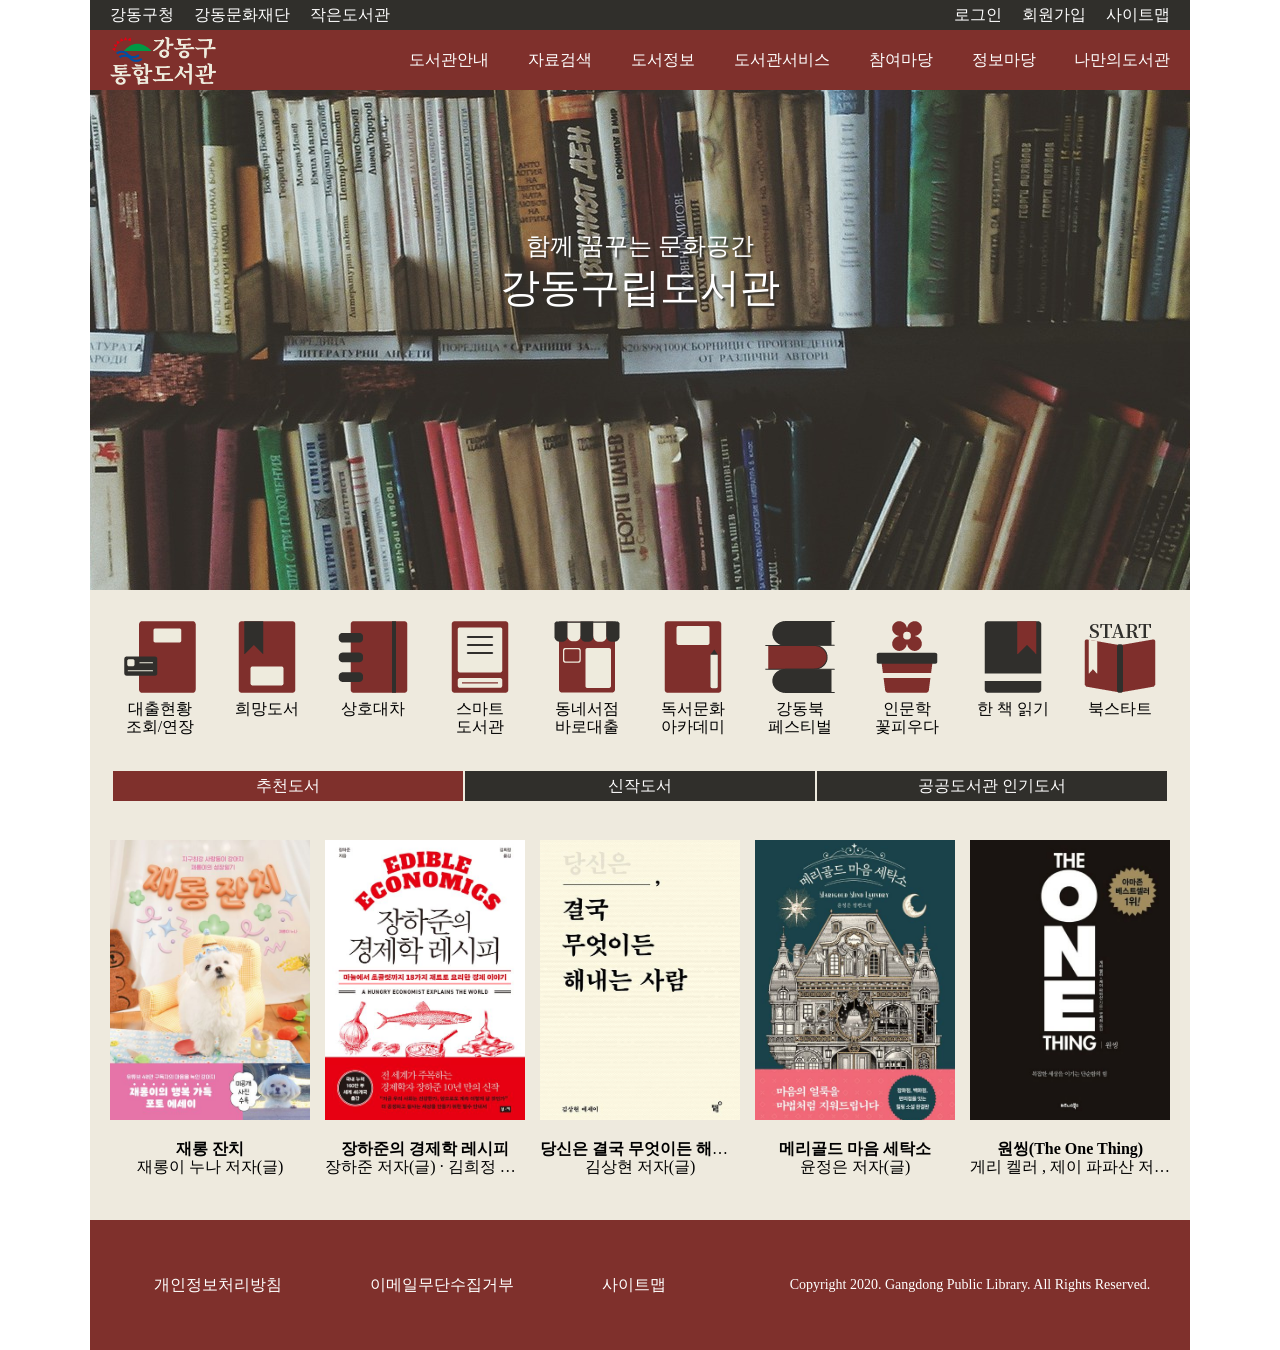
<file: library/index.html>
<!DOCTYPE html>
<html lang="en">

<head>
    <meta charset="UTF-8">
    <meta http-equiv="X-UA-Compatible" content="IE=edge">
    <meta name="viewport" content="width=device-width, initial-scale=1.0">
    <title>Document</title>
    <link rel="stylesheet" href="./style.css">
</head>

<body>

    <header>
        <div class="head_top">
            <ul class="big_top">
                <li>
                    <ul class="left">
                        <li>강동구청</li>
                        <li>강동문화재단</li>
                        <li>작은도서관</li>
                    </ul>
                </li>
                <li>
                    <ul class="right">
                        <li>로그인</li>
                        <li>회원가입</li>
                        <li>사이트맵</li>
                    </ul>
                </li>
            </ul>
        </div>
        <div class="head_bottom">
            <div class="logo"><img src="./img/logo.png" alt="강동구통합도서관"></div>
            <ul>
                <li>도서관안내</li>
                <li>자료검색</li>
                <li>도서정보</li>
                <li>도서관서비스</li>
                <li>참여마당</li>
                <li>정보마당</li>
                <li>나만의도서관</li>
            </ul>
        </div>
    </header>

    <section>

        <div class="con1">
            <p>함께 꿈꾸는 문화공간</p>
            <p>강동구립도서관</p>
        </div>

        <div class="con2">
            <div class="icon">
                <ul>
                    <li>
                        <img src="./img/Artboard0.png" alt="대출현황">
                        <p>대출현황<br>조회/연장</p>
                    </li>
                    <li>
                        <img src="./img/Artboard1.png" alt="희망도서">
                        <p>희망도서</p>
                    </li>
                    <li>
                        <img src="./img/Artboard2.png" alt="상호대차">
                        <p>상호대차</p>
                    </li>
                    <li>
                        <img src="./img/Artboard3.png" alt="스마트도서관">
                        <p>스마트<br>도서관</p>
                    </li>
                    <li>
                        <img src="./img/Artboard4.png" alt="동네서점">
                        <p>동네서점<br>바로대출</p>
                    </li>
                    <li>
                        <img src="./img/Artboard5.png" alt="독서문화아카데미">
                        <p>독서문화<br>아카데미</p>
                    </li>
                    <li>
                        <img src="./img/Artboard6.png" alt="강동북페스티벌">
                        <p>강동북<br>페스티벌</p>
                    </li>
                    <li>
                        <img src="./img/Artboard7.png" alt="인문학">
                        <p>인문학<br>꽃피우다</p>
                    </li>
                    <li>
                        <img src="./img/Artboard8.png" alt="한 책 읽기">
                        <p>한 책 읽기</p>
                    </li>
                    <li>
                        <img src="./img/Artboard9.png" alt="북스타트">
                        <p>북스타트</p>
                    </li>
                </ul>
            </div>
            <div class="box">
                <ul>
                    <li><div>추천도서</div></li>
                    <li><div>신작도서</div></li>
                    <li><div>공공도서관 인기도서</div></li>
                </ul>
            </div>
            <div class="book">
                <ul>
                    <li><img src="./img/1.jpg" alt=""><p><b>재롱 잔치</b><br>재롱이 누나 저자(글)</p></li>
                    <li><img src="./img/2.jpg" alt=""><p><b>장하준의 경제학 레시피</b><br>장하준 저자(글) · 김희정 번역</p></li>
                    <li><img src="./img/3.jpg" alt=""><p><b>당신은 결국 무엇이든 해내는 사람</b><br>김상현 저자(글)</p></li>
                    <li><img src="./img/4.jpg" alt=""><p><b>메리골드 마음 세탁소</b><br>윤정은 저자(글)</p></li>
                    <li><img src="./img/5.jpg" alt=""><p><b>원씽(The One Thing)</b><br>게리 켈러 , 제이 파파산 저자(글) · 구세희 번역</p></li>
                </ul>
            </div>
        </div>

    </section>

    <footer>
        <ul>
            <li>개인정보처리방침</li>
            <li>이메일무단수집거부</li>
            <li>사이트맵</li>
        </ul>
        <div class="copy">Copyright 2020. Gangdong Public Library. All Rights Reserved.</div>
    </footer>

</body>

</html>
</file>
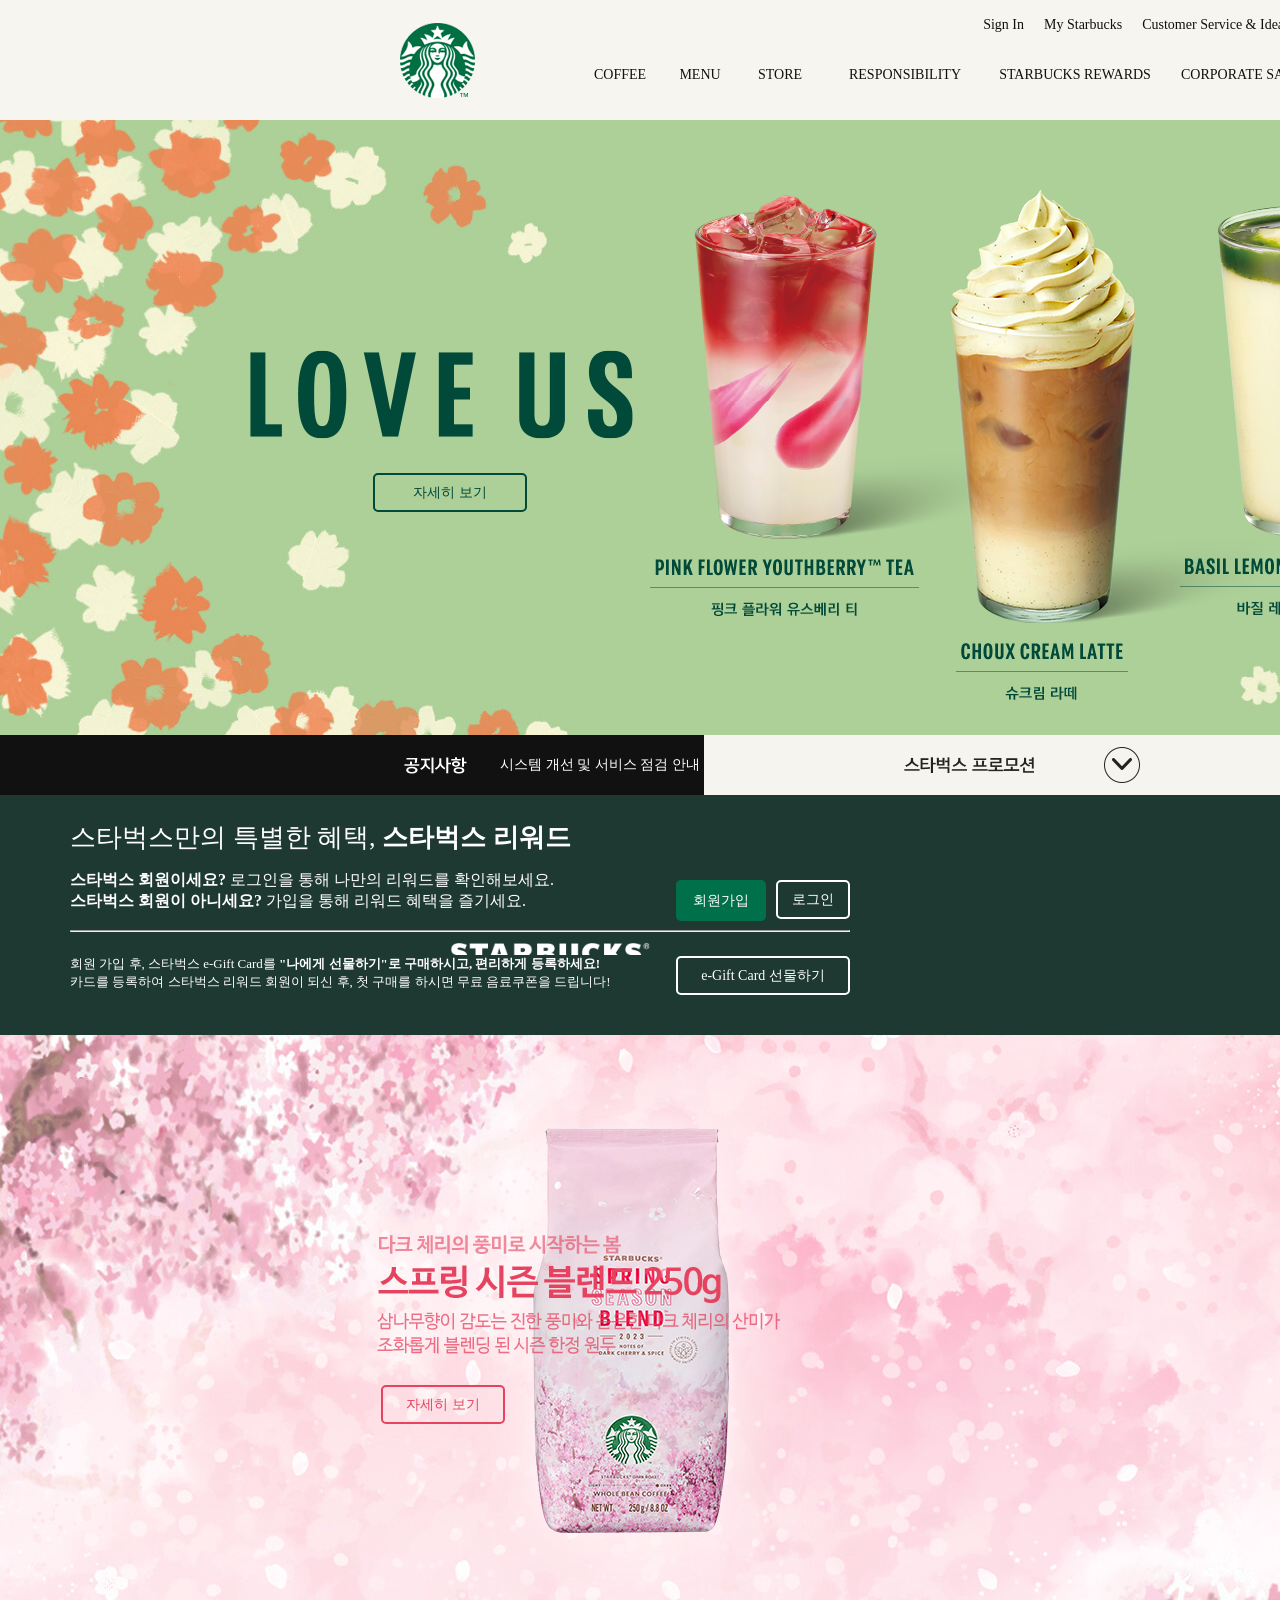
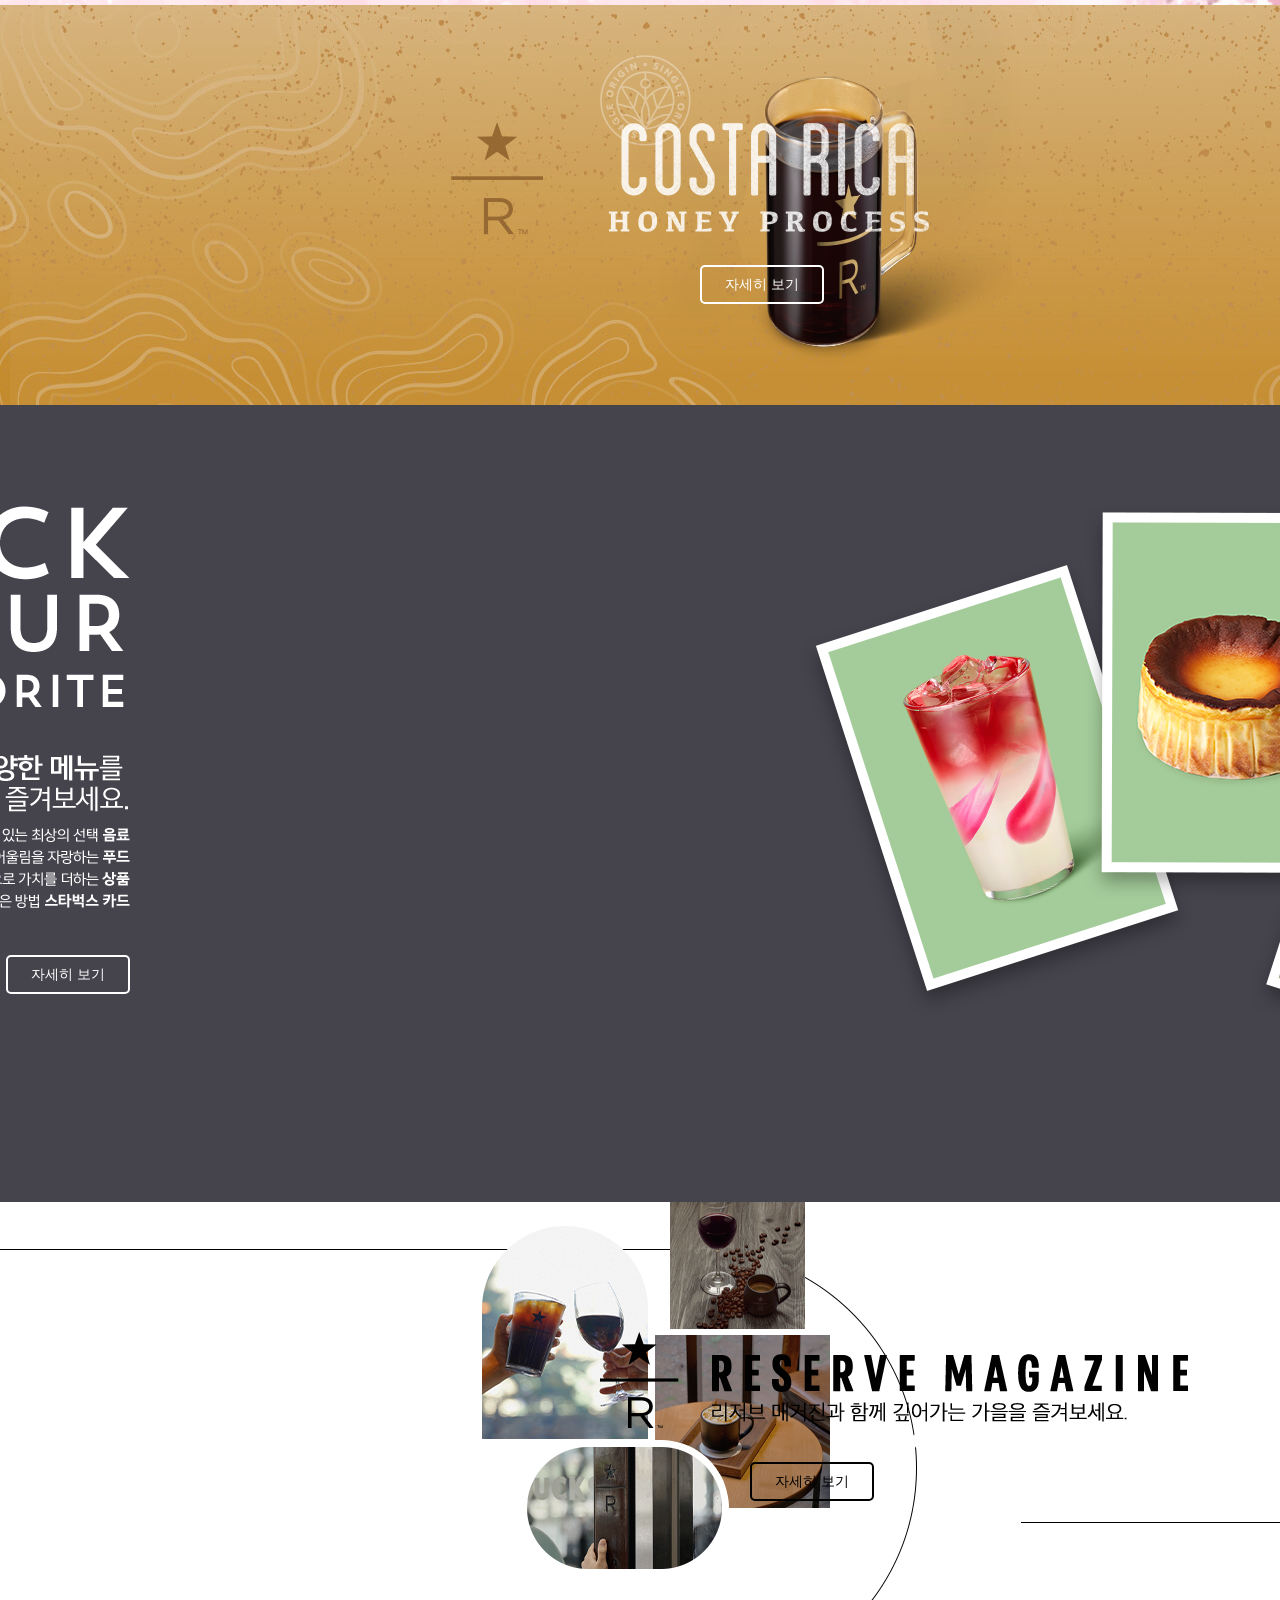
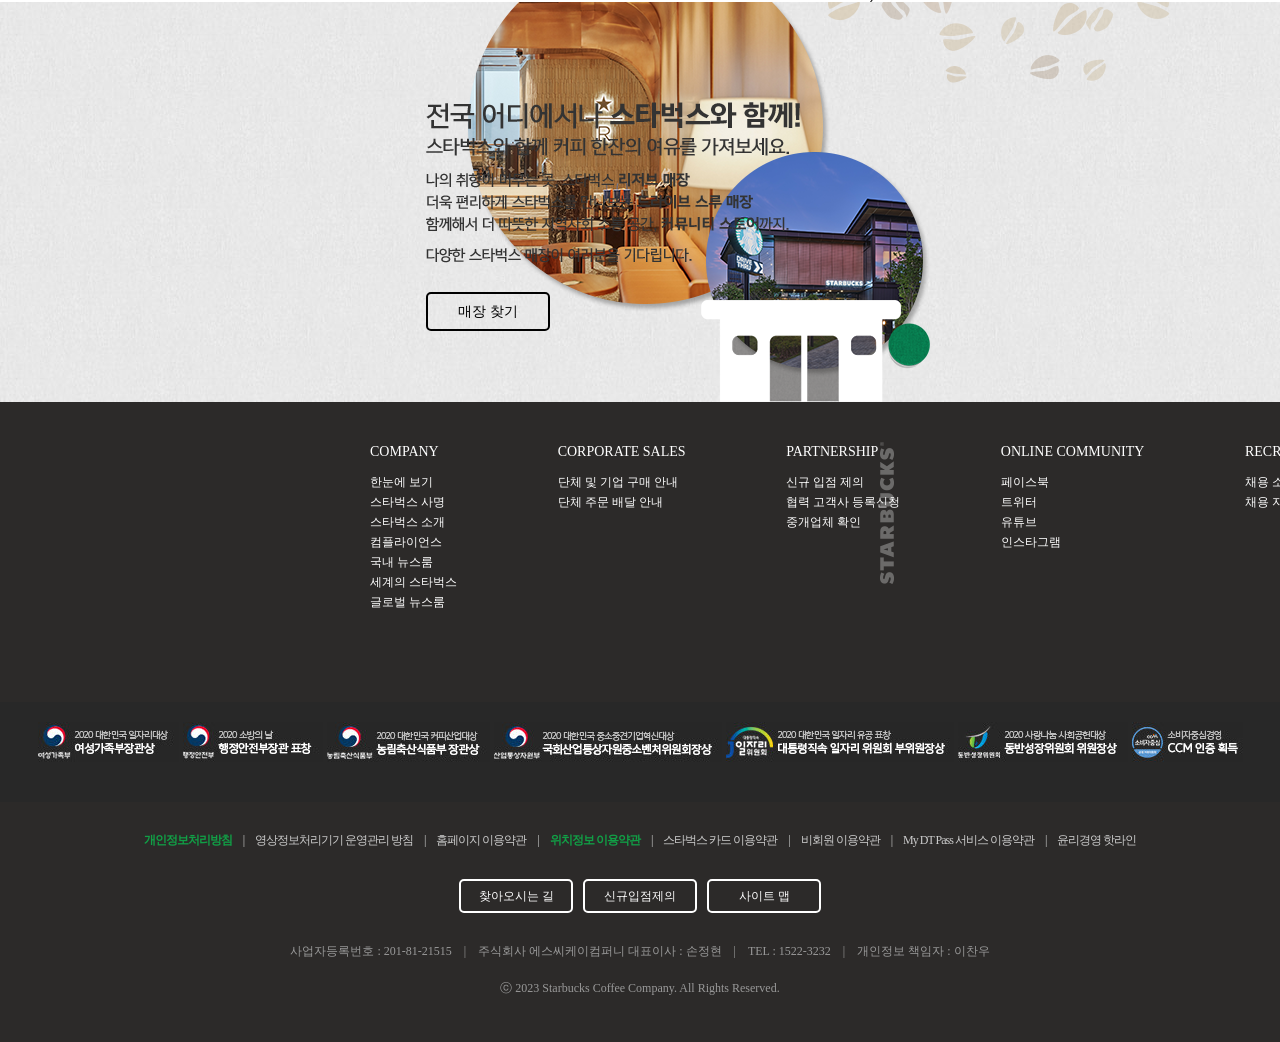
<file: starbucks/index.html>
<!DOCTYPE html>
<html lang="en">

<head>
    <meta charset="UTF-8">
    <meta http-equiv="X-UA-Compatible" content="IE=edge">
    <meta name="viewport" content="width=device-width, initial-scale=1.0">
    <title>Document</title>
    <link rel="stylesheet" href="./style.css">
</head>

<body>
    <div id="wrap">

        <header>
            <div class="head af">
                <div class="left"><a href="#"></a></div>
                <div class="right">
                    <div class="top">
                        <ul>
                            <li><a href="#">Sign In</a></li>
                            <li><a href="#">My Starbucks</a></li>
                            <li><a href="#">Customer Service & Ideas</a></li>
                            <li><a href="#">Find a Store</a></li>
                            <li>
                                <div><a href="#"><img src="./img/icon.png" alt="search icon"></a></div>
                            </li>
                        </ul>
                    </div>
                </div>
                <div class="nav">
                    <ul>
                        <li class="short"><a href="#">COFFEE</a>
                            <div class="bottom">
                                <div class="bottom_con">
                                    <ul>
                                        <li><a href="#">커피</a>
                                            <ul class="hidden">
                                                <li><a href="#">스타벅스 원두</a></li>
                                                <li><a href="#">스타벅스 비아</a></li>
                                                <li><a href="#">스타벅스앳홈 by 캡슐</a></li>
                                                <li><a href="#">나와 어울리는 커피</a></li>
                                            </ul>
                                        </li>
                                        <li><a href="#">커피 이야기</a>
                                            <ul class="hidden">
                                                <li><a href="#">농장에서 우리의 손으로</a></li>
                                                <li><a href="#">최상의 아라비카 원두</a></li>
                                                <li><a href="#">스타벅스 로스트 스펙트럼</a></li>
                                                <li><a href="#">스타벅스 디카페인</a></li>
                                            </ul>
                                        </li>
                                        <li><a href="#">스타벅스 리저브</a>
                                            <ul class="hidden">
                                                <li><a href="#">RESERVE MAGAZINE</a></li>
                                            </ul>
                                        </li>
                                        <li><a href="#">에스프레소 음료</a>
                                            <ul class="hidden">
                                                <li><a href="#">도피오</a></li>
                                                <li><a href="#">에스프레소 마키아또</a></li>
                                                <li><a href="#">아메리카노</a></li>
                                                <li><a href="#">마키아또</a></li>
                                                <li><a href="#">카푸치노</a></li>
                                                <li><a href="#">라떼</a></li>
                                                <li><a href="#">모카</a></li>
                                            </ul>
                                        </li>
                                        <li><a href="#">최상의 커피를 즐기는 법</a>
                                            <ul class="hidden">
                                                <li><a href="#">커피 프레스</a></li>
                                                <li><a href="#">푸어 오버</a></li>
                                                <li><a href="#">아이스 푸어 오버</a></li>
                                                <li><a href="#">커피 메이커</a></li>
                                            </ul>
                                        </li>
                                    </ul>
                                </div>
                            </div>
                        </li>
                        <li class="short"><a href="#">MENU</a>
                            <div class="bottom">
                                <div class="bottom_con">
                                    <ul>
                                        <li><a href="#">음료</a>
                                            <ul class="hidden">
                                                <li><a href="#">콜드 브루</a></li>
                                                <li><a href="#">브루드 커피</a></li>
                                                <li><a href="#">에스프레소</a></li>
                                                <li><a href="#">프라푸치노</a></li>
                                                <li><a href="#">블렌디드</a></li>
                                                <li><a href="#">스타벅스 리프레셔</a></li>
                                                <li><a href="#">스타벅스 피지오티(티바나)</a></li>
                                                <li><a href="#">기타 제조 음료</a></li>
                                                <li><a href="#">스타벅스 주스(병음료)</a></li>

                                            </ul>
                                        </li>
                                        <li><a href="#">푸드</a>
                                            <ul class="hidden">
                                                <li><a href="#">브레드</a></li>
                                                <li><a href="#">케이크</a></li>
                                                <li><a href="#">샌드위치 & 샐러드</a></li>
                                                <li><a href="#">따뜻한 푸드</a></li>
                                                <li><a href="#">과일 & 요거트</a></li>
                                                <li><a href="#">스낵 & 미니 디저트</a></li>
                                                <li><a href="#">아이스크림</a></li>

                                            </ul>
                                        </li>
                                        <li><a href="#">상품</a>
                                            <ul class="hidden">
                                                <li><a href="#">머그</a></li>
                                                <li><a href="#">글라스</a></li>
                                                <li><a href="#">플라스틱 텀블러</a></li>
                                                <li><a href="#">스테인리스 텀블러</a></li>
                                                <li><a href="#">보온병</a></li>
                                                <li><a href="#">액세서리</a></li>
                                                <li><a href="#">선물세트</a></li>
                                                <li><a href="#">커피 용품</a></li>
                                                <li><a href="#">패키지 티(티바나)</a></li>
                                                <li><a href="#">시럽</a></li>

                                            </ul>
                                        </li>
                                        <li><a href="#">카드</a>
                                            <ul class="hidden">
                                                <li><a href="#">실물카드</a></li>
                                                <li><a href="#">e-Gift 카드</a></li>

                                            </ul>
                                        </li>
                                        <li><a href="#">메뉴 이야기</a>
                                            <ul class="hidden">
                                                <li><a href="#">스타벅스 티바나</a></li>
                                                <li><a href="#">콜드 브루</a></li>
                                                <li><a href="#">나이트로 콜드브루</a></li>
                                            </ul>
                                        </li>
                                    </ul>
                                </div>
                            </div>
                        </li>
                        <li class="short"><a href="#">STORE</a>
                            <div class="bottom">
                                <div class="bottom_con">
                                    <ul>
                                        <li><a href="#">매장 찾기</a>
                                            <ul class="hidden">
                                                <li><a href="#">퀵 검색</a></li>
                                                <li><a href="#">지역 검색</a></li>
                                            </ul>
                                        </li>
                                        <li><a href="#">드라이브 스루 매장</a></li>
                                        <li><a href="#">스타벅스 리저브 매장</a></li>
                                        <li><a href="#">커뮤니티 스토어 매장</a></li>
                                    </ul>
                                </div>
                            </div>
                        </li>

                        <li class="long"><a href="#">RESPONSIBILITY</a>
                            <div class="bottom">
                                <div class="bottom_con">
                                    <ul>
                                        <li><a href="#">사회공헌 캠페인 소개</a>
                                        </li>
                                        <li><a href="#">지역 사회 참여 활동</a>
                                            <ul class="hidden">
                                                <li><a href="#">희망배달 캠페인</a></li>
                                                <li><a href="#">재능기부 카페 소식</a></li>
                                                <li><a href="#">커뮤니티 스토어</a></li>
                                                <li><a href="#">청년 지원 프로그램</a></li>
                                                <li><a href="#">과일 & 요거트</a></li>
                                                <li><a href="#">우리 농산물 사랑 캠페인</a></li>
                                                <li><a href="#">우리 문화 지키기</a></li>
                                            </ul>
                                        </li>
                                        <li><a href="#">환경보호 활동</a>
                                            <ul class="hidden">
                                                <li><a href="#">친환경 활동</a></li>
                                                <li><a href="#">일회용 컵 없는 매장</a></li>
                                                <li><a href="#">커피 원두 재활용</a></li>
                                            </ul>
                                        </li>
                                        <li><a href="#">윤리 구매</a>
                                            <ul class="hidden">
                                                <li><a href="#">윤리적 원두 구매</a></li>
                                                <li><a href="#">공정무역 인증</a></li>
                                                <li><a href="#">커피 농가 지원 활동</a></li>
                                            </ul>
                                        </li>
                                        <li><a href="#">글로벌 사회 공헌</a>
                                            <ul class="hidden">
                                                <li><a href="#">윤리경영 보고서</a></li>
                                                <li><a href="#">스타벅스 재단</a></li>
                                                <li><a href="#">지구촌 봉사의 달</a></li>
                                            </ul>
                                        </li>
                                    </ul>
                                </div>
                            </div>
                        </li>
                        <li class="long"><a href="#">STARBUCKS REWARDS</a>
                            <div class="bottom">
                                <div class="bottom_con">
                                    <ul>
                                        <li><a href="#">스타벅스 리워드</a>
                                            <ul class="hidden">
                                                <li><a href="#">스타벅스 리워드 소개</a></li>
                                                <li><a href="#">등급 및 혜택</a></li>
                                                <li><a href="#">스타벅스 별</a></li>
                                                <li><a href="#">자주 하는 질문</a></li>
                                            </ul>
                                        </li>
                                        <li><a href="#">스타벅스 카드</a>
                                            <ul class="hidden">
                                                <li><a href="#">스타벅스 카드 소개</a></li>
                                                <li><a href="#">스타벅스 카드 갤러리</a></li>
                                                <li><a href="#">등록 및 조회</a></li>
                                                <li><a href="#">충전 및 이용안내</a></li>
                                                <li><a href="#">분실신고/환불신청</a></li>
                                                <li><a href="#">자주 하는 질문</a></li>
                                            </ul>
                                        </li>
                                        <li><a href="#">스타벅스 e-Gift Card</a>
                                            <ul class="hidden">
                                                <li><a href="#">스타벅스 e-Gift Card 소개</a></li>
                                                <li><a href="#">이용안내</a></li>
                                                <li><a href="#">선물하기</a></li>
                                                <li><a href="#">자주 하는 질문</a></li>
                                            </ul>
                                        </li>
                                    </ul>
                                </div>
                            </div>
                        </li>
                        <li class="long"><a href="#">CORPORATE SALES</a>
                            <div class="bottom">
                                <div class="bottom_con">
                                    <ul>
                                        <li><a href="#">단체 및 기업 구매 안내</a></li>
                                        <li><a href="#">단체 주문 배달 안내</a>
                                            <ul class="hidden">
                                                <li><a href="#">단체 주문 배달 안내</a></li>
                                                <li><a href="#">단체 주문 신청</a></li>
                                                <li><a href="#">신청 내역 조회</a></li>
                                            </ul>
                                        </li>
                                    </ul>
                                </div>
                            </div>
                        </li>
                        <li class="long"><a href="#">WHAT'S NEW</a>
                            <div class="bottom">
                                <div class="bottom_con">
                                    <ul>
                                        <li><a href="#">이벤트</a>
                                            <ul class="hidden">
                                                <li><a href="#">전체</a></li>
                                                <li><a href="#">스타벅스 카드</a></li>
                                                <li><a href="#">스타벅스 리워드</a></li>
                                                <li><a href="#">온라인</a></li>
                                            </ul>
                                        </li>
                                        <li><a href="#">뉴스</a>
                                            <ul class="hidden">
                                                <li><a href="#">전체</a></li>
                                                <li><a href="#">상품 출시</a></li>
                                                <li><a href="#">스타벅스와 문화</a></li>
                                                <li><a href="#">스타벅스 사회공헌</a></li>
                                                <li><a href="#">스타벅스 카드출시</a></li>
                                            </ul>
                                        </li>
                                        <li><a href="#">매장별 이벤트</a>
                                            <ul class="hidden">
                                                <li><a href="#">일반 매장</a></li>
                                                <li><a href="#">신규 매장</a></li>
                                            </ul>
                                        </li>
                                        <li><a href="#">공지사항</a></li>
                                        <li><a href="#">월페이퍼</a></li>
                                    </ul>
                                </div>
                            </div>
                        </li>
                    </ul>
                </div>




            </div>
        </header>

        <section>

            <div class="main">
                <div><img src="./img/2023_spring2_top_logo.png" alt="love us">
                    <div class="button green"><a href="#">자세히 보기</a></div>
                </div>
                <div class="drink">
                    <ul>
                        <li><img src="./img/2023_spring2_top_drink1.png" alt="슈크림 라떼"></li>
                        <li><img src="./img/2023_spring2_top_drink2.png" alt="핑크 플라워 유스베리 티"></li>
                        <li><img src="./img/2023_spring2_top_drink3.png" alt="바질 레몬 셔벗 블렌디드"></li>
                    </ul>
                </div>
            </div>

            <div class="banner">
                <div class="banner bl">
                    <div class="banner_notice"></div>
                    <p>시스템 개선 및 서비스 점검 안내</p>
                    <a href="#"><img src="./img/btn_notice_plus.png" alt="더보기"></a>
                </div>
                <div class="banner wi">
                    <div class="banner_promo"></div>
                    <a href="#"><img src="./img/btn_prom_down.png" alt="더보기"></a>
                </div>
            </div>

            <div class="rewards">
                <div class="rewards logo"><img src="./img/rewards-logo.png" alt="logo"></div>
                <div class="rewards text1">
                    <p>스타벅스만의 특별한 혜택, <b>스타벅스 리워드</b></p>
                    <p><b>스타벅스 회원이세요?</b> 로그인을 통해 나만의 리워드를 확인해보세요.<br>
                        <b>스타벅스 회원이 아니세요?</b> 가입을 통해 리워드 혜택을 즐기세요.</p>
                    <br>
                    <hr>
                    <div class="rewards_but">
                        <div class="log1"><a href="#">회원가입</a></div>
                        <div class="log2"><a href="#">로그인</a></div>
                    </div>
                </div>
                <div class="rewards text2">
                    <p>회원 가입 후, 스타벅스 e-Gift Card를 <b>"나에게 선물하기"로 구매하시고, 편리하게 등록하세요!</b><br>
                        카드를 등록하여 스타벅스 리워드 회원이 되신 후, 첫 구매를 하시면 무료 음료쿠폰을 드립니다!</p>
                    <div class="gift"><a href="#">e-Gift Card 선물하기</a></div>
                </div>
            </div>

            <div class="con">

                <div class="con promo1">
                    <div class="box"><img src="./img/2023_spring_promotion_img.png" alt="spring season blend"></div>
                    <div class="text"><img src="./img/2023_spring_promotion_txt_2.png" alt="스프링 시즌 블렌드 250g"></div>
                    <div class="button pink"><a href="#">자세히 보기</a></div>
                </div>

                <div class="con promo2">
                    <div class="box"><img src="./img/230127_reserve_coffee_bg.png" alt="coffee"></div>
                    <div class="text"><img src="./img/230125_pc_reserve_logo.png" alt="costa rica"></div>
                    <div class="button white1"><a href="#">자세히 보기</a></div>
                </div>

                <div class="con promo3">
                    <div class="box"><img src="./img/2023_spring2_pick_img.png" alt="drink and dessert"></div>
                    <div class="text4"><img src="./img/fav_prod_txt01.png" alt="pick your favorite"></div>
                    <div class="text5"><img src="./img/2023_pick_text2_img.png" alt="다양한 메뉴를 스타벅스에서 즐겨보세요"></div>
                    <div class="button white2"><a href="#">자세히 보기</a></div>
                </div>

                <div class="con promo4">
                    <div class="box"><img src="./img/reserve_visual_pc.png" alt="coffee 4cut"></div>
                    <div class="text"><img src="./img/reserve_text_pc.png" alt="reserve magazine"></div>
                    <div class="button black1"><a href="#">자세히 보기</a></div>
                </div>

                <div class="con promo5">
                    <div class="box_top"><img src="./img/221212_main_story_1.png" alt="store"></div>
                    <div class="box2"><img src="./img/221212_main_story_2.png" alt="store"></div>
                    <div class="box3"><img src="./img/store_exp_img03.png" alt="bean"></div>
                    <div class="box_bot"><img src="./img/store_exp_img04.png" alt="bean"></div>
                    <div class="text1"><img src="./img/221212_pc_main_story_txt_1.png" alt="전국 어디에서나 스타벅스와 함께!"></div>
                    <div class="text2"><img src="./img/221212_pc_main_story_txt_2.png" alt="다양한 스타벅스 매장이 여러분을 기다립니다.">
                    </div>
                    <div class="button black2"><a href="#">매장 찾기</a></div>
                </div>
            </div>

            <div class="card">
                <div class="side1"><a href="#"><img src="./img/WTLaV0_20230224171338513.png" alt="스타벅스 현대카드"></a></div>
                <div class="side2"><a href="#"><img src="./img/NiSHAn_20230327150508757.png" alt="스타벅스 경력단절 파트너 모집"></a></div>
            </div>
        </section>


        <footer>
            <div class="foot_top">
                <div class="foot_logo"></div>
                <ul class="subnav1">
                    <li>COMPANY
                        <ul class="subnav2">
                            <li><a href="#">한눈에 보기</a></li>
                            <li><a href="#">스타벅스 사명</a></li>
                            <li><a href="#">스타벅스 소개</a></li>
                            <li><a href="#">컴플라이언스</a></li>
                            <li><a href="#">국내 뉴스룸</a></li>
                            <li><a href="#">세계의 스타벅스</a></li>
                            <li><a href="#">글로벌 뉴스룸</a></li>
                        </ul>
                    </li>
                    <li>CORPORATE SALES
                        <ul class="subnav2">
                            <li><a href="#">단체 및 기업 구매 안내</a></li>
                            <li><a href="#">단체 주문 배달 안내</a></li>
                        </ul>
                    </li>
                    <li>PARTNERSHIP
                        <ul class="subnav2">
                            <li><a href="#">신규 입점 제의</a></li>
                            <li><a href="#">협력 고객사 등록신청</a></li>
                            <li><a href="#">중개업체 확인</a></li>
                        </ul>
                    </li>
                    <li>ONLINE COMMUNITY
                        <ul class="subnav2">
                            <li><a href="#">페이스북</a></li>
                            <li><a href="#">트위터</a></li>
                            <li><a href="#">유튜브</a></li>
                            <li><a href="#">인스타그램</a></li>
                        </ul>
                    </li>
                    <li>RECRUIT
                        <ul class="subnav2">
                            <li><a href="#">채용 소개</a></li>
                            <li><a href="#">채용 지원하기</a></li>
                        </ul>
                    </li>
                </ul>
            </div>

            <div class="sang">
                <a href="#"><img src="./img/footer_award_2211_01.jpg" alt="여성가족부장관상"></a>
                <a href="#"><img src="./img/footer_award_2211_02.jpg" alt="행정안전부장관 표창"></a>
                <a href="#"><img src="./img/footer_award_2211_03.jpg" alt="농림축산식품부 장관상"></a>
                <a href="#"><img src="./img/footer_award_2211_04.jpg" alt="국회산업통상자원중소벤처위원회장상"></a>
                <a href="#"><img src="./img/footer_award_2211_05.jpg" alt="대통령직속 일자리 위원회 부위원장상"></a>
                <a href="#"><img src="./img/footer_award_2211_06.jpg" alt="동반성장위원회 위원장 상"></a>
                <a href="#"><img src="./img/footer_award_2211_07.jpg" alt="CCM 인증 획득"></a>
            </div>

            <div class="foot_bottom">
                <p><a href="#"><span>개인정보처리방침</span></a>&emsp;|&emsp;<a href="#">영상정보처리기기 운영관리 방침</a>&emsp;|&emsp;<a href="#">홈페이지 이용약관</a>&emsp;|&emsp;<a href="#"><span>위치정보
                        이용약관</span></a>&emsp;|&emsp;<a href="#">스타벅스 카드 이용약관</a>&emsp;|&emsp;<a href="#">비회원
                    이용약관</a>&emsp;|&emsp;<a href="#">My DT Pass 서비스 이용약관</a>&emsp;|&emsp;<a href="#">윤리경영 핫라인</a></p>
                <ul>
                    <li>
                        <div class="button white3"><a href="#">찾아오시는 길</a></div>
                    </li>
                    <li>
                        <div class="button white3"><a href="#">신규입점제의</a></div>
                    </li>
                    <li>
                        <div class="button white3"><a href="#">사이트 맵</a></div>
                    </li>
                </ul>
                <address>사업자등록번호 : 201-81-21515&emsp;|&emsp;주식회사 에스씨케이컴퍼니 대표이사 : 손정현&emsp;|&emsp;TEL :
                    1522-3232&emsp;|&emsp;개인정보 책임자 : 이찬우</address>
                <address>ⓒ 2023 Starbucks Coffee Company. All Rights Reserved.</address>
            </div>
        </footer>
    </div>
</body>

</html>
</file>
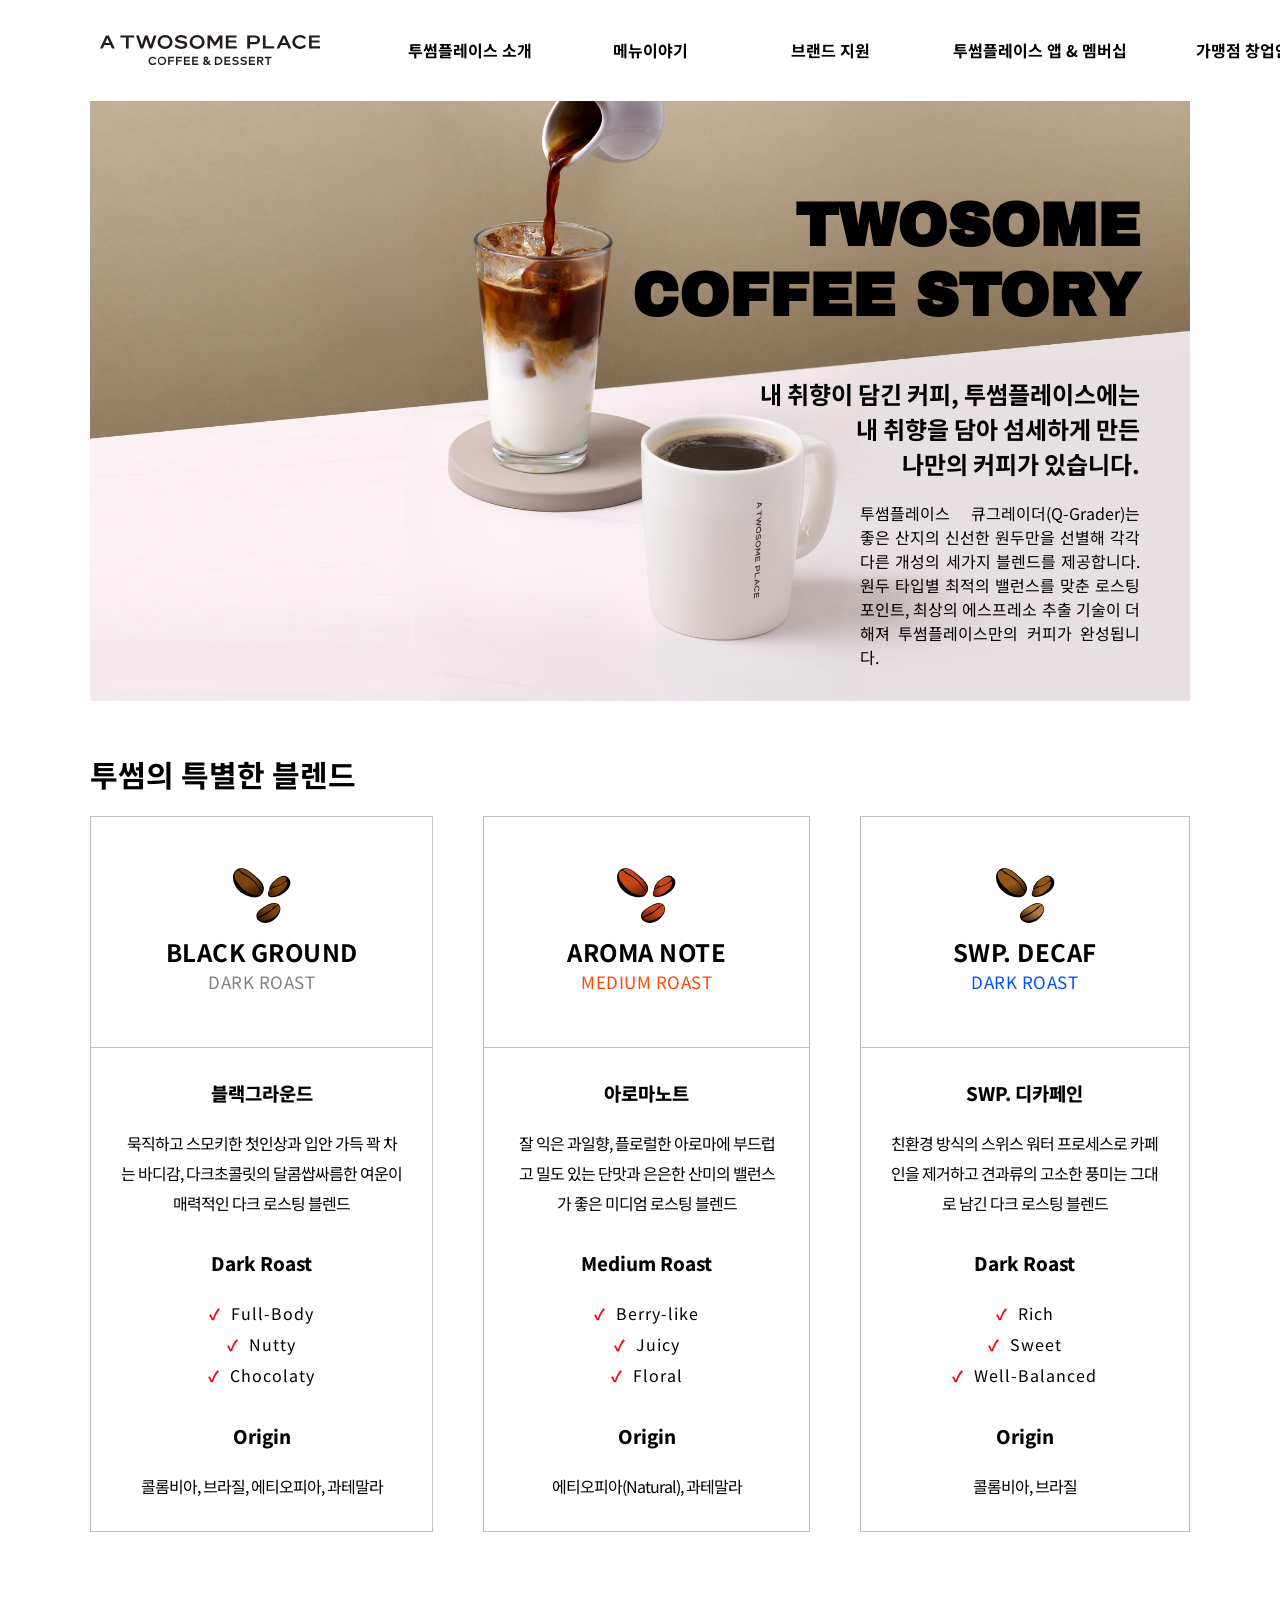
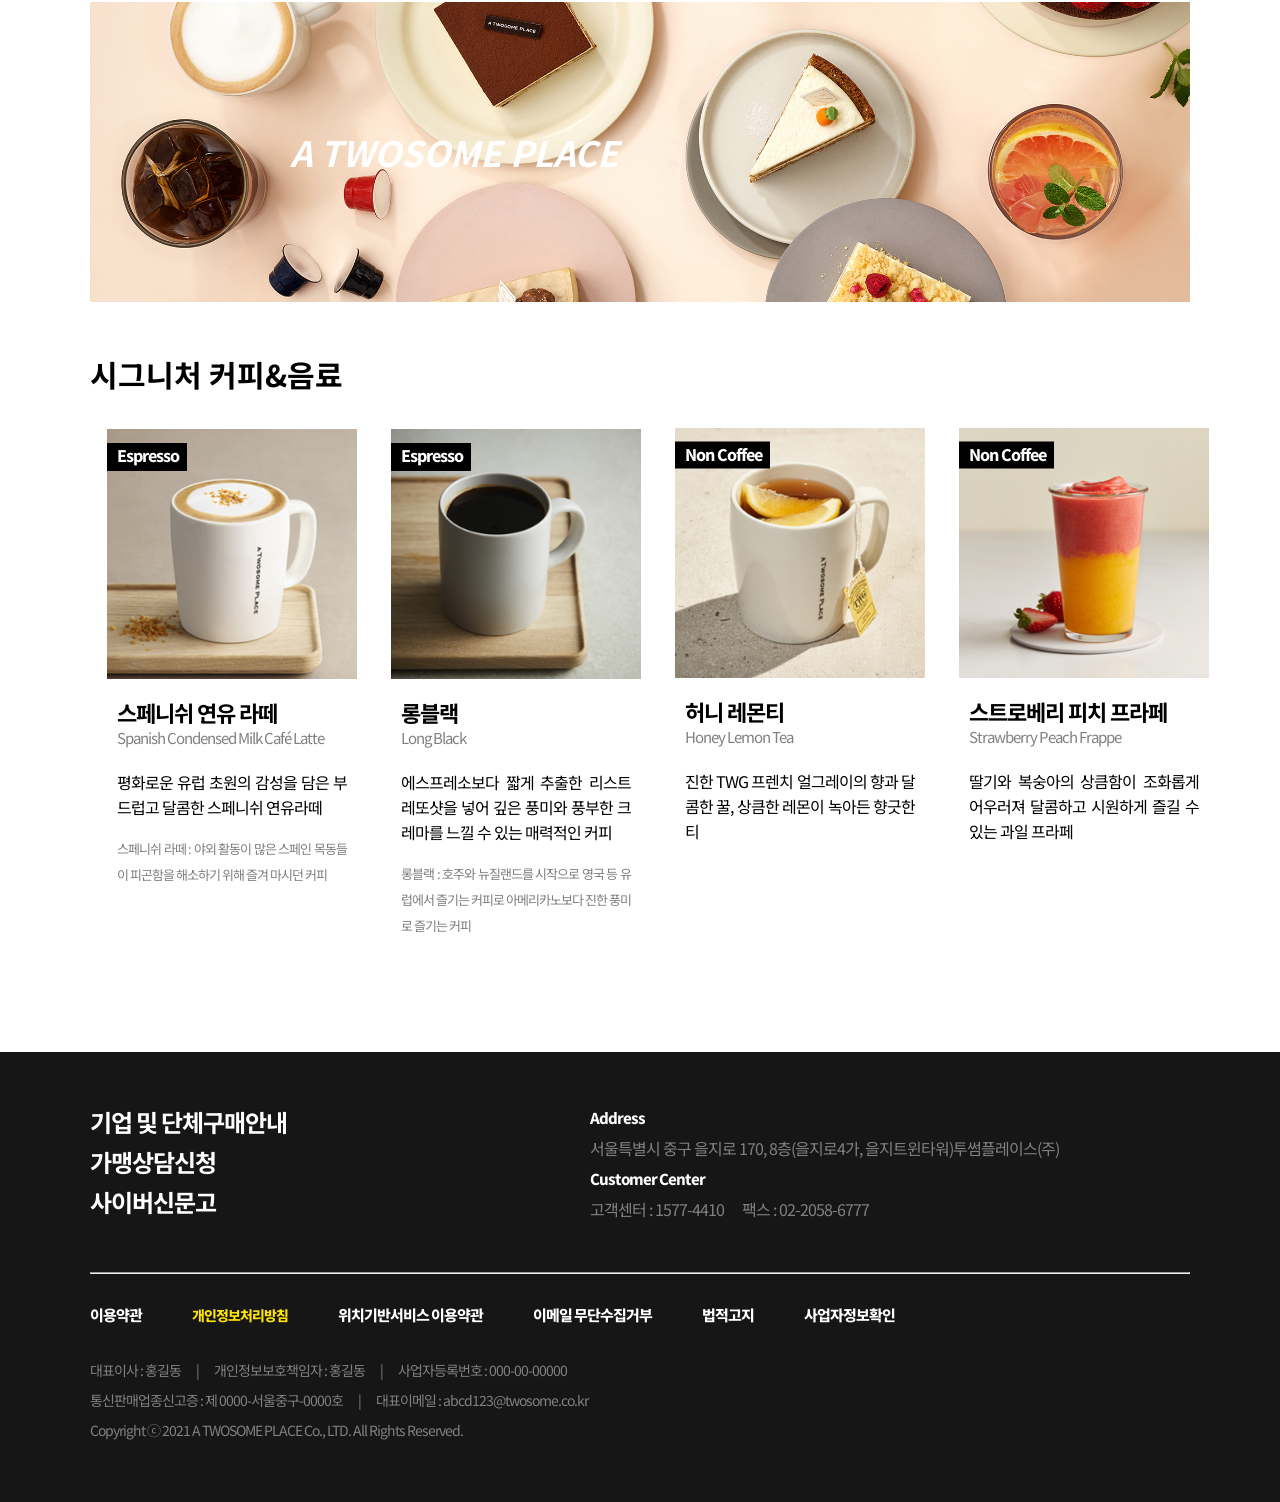
<file: twosomeplace/index.html>
<!DOCTYPE html>
<html lang="en">

<head>
    <meta charset="UTF-8">
    <meta http-equiv="X-UA-Compatible" content="IE=edge">
    <meta name="viewport" content="width=device-width, initial-scale=1.0">
    <title>Document</title>
    <link rel="stylesheet" href="./style.css">
    <link rel="preconnect" href="https://fonts.googleapis.com">
<link rel="preconnect" href="https://fonts.gstatic.com" crossorigin>
<link href="https://fonts.googleapis.com/css2?family=Archivo+Black&family=Noto+Sans+KR:wght@100;400&display=swap" rel="stylesheet">
</head>

<body>
    <header>
        <nav>
            <ul>
                <img src="./img/logo_black.svg" alt="logo">
                <li><b>투썸플레이스 소개</b></li>
                <li><b>메뉴이야기</b></li>
                <li><b>브랜드 지원</b></li>
                <li><b>투썸플레이스 앱 &amp; 멤버십</b></li>
                <li><b>가맹점 창업안내</b></li>
                <li><b>새소식 &amp; 공지</b></li>
            </ul>
        </nav>
    </header>

    <section>
        <div class="container1">
            <h1>TWOSOME<br>COFFEE STORY</h1>
            <h2>내 취향이 담긴 커피, 투썸플레이스에는<br>내 취향을 담아 섬세하게 만든<br>나만의 커피가 있습니다.</h2>
            <p>투썸플레이스 큐그레이더(Q-Grader)는 좋은 산지의 신선한 원두만을 선별해 각각 다른 개성의 세가지 블렌드를 제공합니다. 원두 타입별 최적의 밸런스를 맞춘 로스팅 포인트, 최상의
                에스프레소 추출 기술이 더해져 투썸플레이스만의 커피가 완성됩니다.</p>
        </div>

        <div class="container2">
            <h1>투썸의 특별한 블렌드</h1>
            <ul>
                <li>
                    <div class="bean top1">
                        <h2>BLACK GROUND</h2>
                        <p><span>DARK ROAST</span></p>
                    </div>
                    <div class="bean bottom">
                        <h3>블랙그라운드</h3>
                        <p>묵직하고 스모키한 첫인상과 입안 가득 꽉 차는 바디감, 다크초콜릿의 달콤쌉싸름한 여운이 매력적인 다크 로스팅 블렌드</p>
                        <br><h3>Dark Roast</h3>
                        <div class="roast"><span>&check;</span>Full-Body</br>
                        <span>&check;</span>Nutty</br>
                        <span>&check;</span>Chocolaty</div>
                        <br><h3>Origin</h3>
                        <p>콜롬비아, 브라질, 에티오피아, 과테말라</p>
                    </div>
                </li>

                <li>
                    <div class="bean top2">
                        <h2>AROMA NOTE</h2>
                        <p><span>MEDIUM ROAST</span></p>
                    </div>
                    <div class="bean bottom">
                        <h3>아로마노트</h3>
                        <p>잘 익은 과일향, 플로럴한 아로마에 부드럽고 밀도 있는 단맛과 은은한 산미의 밸런스가 좋은 미디엄 로스팅 블렌드</p>
                        <br><h3>Medium Roast</h3>
                        <div class="roast"><span>&check;</span>Berry-like</br>
                        <span>&check;</span>Juicy</br>
                        <span>&check;</span>Floral</div>
                        <br><h3>Origin</h3>
                        <p>에티오피아(Natural), 과테말라</p>
                    </div>
                </li>

                <li>
                    <div class="bean top3">
                        <h2>SWP. DECAF</h2>
                        <p><span>DARK ROAST</span></p>
                    </div>
                    <div class="bean bottom">
                        <h3>SWP. 디카페인</h3>
                        <p>친환경 방식의 스위스 워터 프로세스로 카페인을 제거하고 견과류의 고소한 풍미는 그대로 남긴 다크 로스팅 블렌드</p>
                        <br><h3>Dark Roast</h3>
                        <div class="roast"><span>&check;</span>Rich</br>
                        <span>&check;</span>Sweet</br>
                        <span>&check;</span>Well-Balanced</div>
                        <br><h3>Origin</h3>
                        <p>콜롬비아, 브라질</p>
                    </div>
                </li>
            </ul>
        </div>

        <div class="container3">
            <h1><i>A TWOSOME PLACE</i></h1>
        </div>

        <div class="container4">
            <h1>시그니처 커피&음료</h1>
            <ul>
                <li>
                    <div><p>Espresso</p><img src="./img/img_t_menu01@3x.png" alt=""></div>
                    <div class="middle">
                        <h2>스페니쉬 연유 라떼</h2>
                        <p><span>Spanish Condensed Milk Café Latte</span></p><br>
                    </div>
                    <div>
                        <p>평화로운 유럽 초원의 감성을 담은 부드럽고 달콤한 스페니쉬 연유라떼</p>
                        <p class="ex"><span>스페니쉬 라떼 : 야외 활동이 많은 스페인 목동들이 피곤함을 해소하기 위해 즐겨 마시던 커피</span></p>
                    </div>
                </li>

                <li>
                    <div><p>Espresso</p><img src="./img/img_t_menu02@3x.png" alt=""></div>
                    <div class="middle">
                        <h2>롱블랙</h2>
                        <p><span>Long Black</span></p><br>
                    </div>
                    <div>
                        <p>에스프레소보다 짧게 추출한 리스트레또샷을 넣어 깊은 풍미와 풍부한 크레마를 느낄 수 있는 매력적인 커피</p>
                        <p class="ex"><span>롱블랙 : 호주와 뉴질랜드를 시작으로 영국 등 유럽에서 즐기는 커피로 아메리카노보다 진한 풍미로 즐기는 커피</span></p>
                    </div>
                </li>

                <li>
                    <div><p>Non Coffee</p><img src="./img/img_t_menu03@3x.png" alt=""></div>
                    <div class="middle">
                        <h2>허니 레몬티</h2>
                        <p><span>Honey Lemon Tea</span></p><br>
                    </div>
                    <div>
                        <p>진한 TWG 프렌치 얼그레이의 향과 달콤한 꿀, 상큼한 레몬이 녹아든 향긋한 티</p>
                    </div>
                </li>

                <li>
                    <div><p>Non Coffee</p><img src="./img/img_t_menu04@3x.png" alt=""></div>
                    <div class="middle">
                        <h2>스트로베리 피치 프라페</h2>
                        <p><span>Strawberry Peach Frappe</span></p><br>
                    </div>
                    <div>
                        <p>딸기와 복숭아의 상큼함이 조화롭게 어우러져 달콤하고 시원하게 즐길 수 있는 과일 프라페</p>
                    </div>
                </li>
            </ul>
        </div>
    </section>

    <footer>
        <div class="footer top">
            <ul class="top_1">
                <li>
                    <h2>기업 및 단체구매안내</h2>
                    <h2>가맹상담신청</h2>
                    <h2>사이버신문고</h2>
                </li>
                <li>
                    <div>
                        <ul>
                            <li><span>Address</span><br>서울특별시 중구 을지로 170, 8층(을지로4가, 을지트윈타워)투썸플레이스(주)</li>
                            <li><span>Customer Center</span><br>고객센터 : 1577-4410 &emsp;팩스 : 02-2058-6777</li>
                        </ul>
                </li>
                </li>
            </ul>
        </div>

        <div class="footer bottom">
            <hr>
            <ul>
                <li>이용약관</li>
                <li><span>개인정보처리방침</span></li>
                <li>위치기반서비스 이용약관</li>
                <li>이메일 무단수집거부</li>
                <li>법적고지</li>
                <li>사업자정보확인</li>
            </ul>
            <p>대표이사 : 홍길동 &emsp;|&emsp; 개인정보보호책임자 : 홍길동 &emsp;|&emsp; 사업자등록번호 : 000-00-00000</p>
            <p>통신판매업종신고증 : 제 0000-서울중구-0000호 &emsp;|&emsp; 대표이메일 : abcd123@twosome.co.kr</p>
            <p>Copyright ⓒ 2021 A TWOSOME PLACE Co., LTD. All Rights Reserved.</p>
        </div>
        </div>
    </footer>
</body>

</html>
</file>
<file: library/style.css>
@charset "utf-8";

*{margin: 0; padding: 0;}
li{list-style: none;}
a{text-decoration: none;}

header{width: 100%; }

.head_top{width: 1100px; height: 30px; line-height: 30px; position: relative; margin: 0 auto; background-color: #302f2b; color: white; }
.head_top ul{display: flex;}
.head_top ul li{margin: 0 10px;}
.head_top .big_top{width: 50%; display: flex; justify-content: space-between;}
.head_top .left{position: absolute; left: 10px;}
.head_top .right{position: absolute; right: 10px;}

.head_bottom{width: 1100px; height: 60px; margin: 0 auto; background-color: #7f302c; position: relative;}
.head_bottom .logo{width: 250px; height: 60px;}
.head_bottom .logo img{height: 50px; object-fit: contain; display: block; position: absolute; top: 5px; left: 20px; }
.head_bottom ul{width: 800px; height: 60px; line-height: 60px; color: white; display: flex; justify-content: space-around; position: absolute; top: 0; right: 0; }

section{width: 100%;}
.con1{width: 1100px; height: 500px; margin: 0 auto; background: url(./img/bg.jpg) no-repeat center center; position: relative;}
.con1 p{width: 1100px; text-align: center; color: white; text-shadow: 2px 2px 2px #302f2b;}
.con1 p:first-child{font-size: 24px; position: absolute; top: 140px;}
.con1 p:last-child{font-size: 40px; position: absolute; top: 170px;}

.con2{width: 1100px; margin: 0 auto; background-color: #eeeade;}
.icon{width: 1100px; height: 100px;}
.icon ul{padding: 30px; display: flex; justify-content: space-between;}
.icon ul li{width: 80px; height: 120px; line-height: 18px; text-align: center;  position: relative;}
.icon ul li p{width: 80px; height: 40px; position: absolute; bottom: 0; }
.icon ul li img{display: block; margin: 0 auto; }

.box{width: 1100px; height: 70px; margin-top: 80px;}
.box ul{width: 100%; margin: 0 auto; display: flex; justify-content: center; }
.box ul li{width: 350px; height: 30px; line-height: 30px; text-align: center; border: 1px solid #eeeade; color: white;}
.box ul li:nth-child(1){background-color: #7f302c;}
.box ul li:nth-child(2){background-color: #302f2b;}
.box ul li:nth-child(3){background-color: #302f2b;}

.book{width: 1100px; height: 380px;;position: relative }
.book ul{padding: 0 20px; display: flex; justify-content: space-between;;}
.book ul li{width: 200px; height: 120px; line-height: 18px; text-align: center; }
.book ul li p{width: 200px; position: absolute; top: 300px; white-space: nowrap; overflow: hidden; text-overflow: ellipsis;}
.book ul li img{width: 200px; height: 280px; display: block; object-fit: cover; display: flex; justify-content: space-between; }

footer{width: 1100px; height: 130px; margin: 0 auto; background-color: #7f302c; text-align: center; color: white; }
footer ul{width: 600px; height: 130px; line-height: 130px; margin-left: 20px; display: flex;justify-content: space-around; float: left;}
.copy{width: 400px; height: 130px; line-height: 130px; margin-right: 20px; font-size: 14px; float: right;}
</file>
<file: starbucks/style.css>
@charset "utf-8";

* {margin: 0; padding: 0;}
html,body {}
li { list-style: none;}
a{text-decoration: none; color: #111;}
/*초기화*/

#wrap { width: 100%;}

header {width: 100%; height: 120px; margin: 0 auto; display: flex; justify-content: center; position: relative; z-index: 8000;}
.head {width: 100%;height: 120px;position: fixed;background-color: #f6f5ef;z-index: 9999; position: relative}
.af::after{content: ""; display: block; clear: both;}

.left{width: 150px; height: 120px;position: absolute; left: 400px; background: url(./img/logo.png) no-repeat left center;}
.left>a{width: 150px; height: 120px; display: block;}

.right {width: 100%; height: 120px; position: absolute; left: 0px;}
.right .top {width: 850px;height: 40px;line-height: 40px; position: absolute; left: 630px;}
.right .top ul {display: flex;justify-content: right; }
.right .top ul li {font-size: 14px;margin: 5px 10px 0 10px;}
.right .top ul li div {width: 30px;height: 30px;position: relative;background-color: white;border: 1px solid #c5c5c5; border-radius: 20%; margin-top: 5px;margin-right: 40px;}
.right .top ul li img {width: 85%; height: 85%; display: block; object-fit: cover; position: absolute; top: 50%; left: 50%; transform: translate(-50%, -50%);}

.nav { width: 100%; height: 65px;line-height: 20px; clear: both; margin-top: 15px; position: absolute; top: 40px; left: 0px;}
.nav>ul { width: 980px; height: 65px; display: flex; justify-content: center; margin: 0 auto; margin-left: 550px;}
/*.nav ul .short { width: 50px; font-size: 14px; padding: 10px 15px; text-align: center;}*/
.nav ul .short { font-size: 14px; width: 80px; height: 65px; line-height: 20px; text-align: center; }
.nav ul .short>a{padding-top: 10px;}
.nav ul .long { font-size: 14px; width: 170px; height: 65px; line-height: 20px; text-align: center; }
.nav ul .long>a{padding-top: 10px;}

.nav ul li:last-child { margin-right: 0;}
.nav ul li:hover{background-color: #2c2a29; }
.nav ul .short:hover>a{color: #669900;}
.nav ul .long:hover>a{color: #669900;}
.nav ul li a:hover{background-color: #2c2a29; text-decoration: underline;}

.nav>ul>li>a{width: 100%; height: 65px; list-style-type: 40px; display: block; } 

.hidden{text-align: left; }
.bottom{width: 100%; position: absolute; left: 0; top: 65px;
    background-color: #2c2a29; }
.bottom .bottom_con{width: 100%;} 
.bottom_con>ul{width: 1100px; margin: 0 auto; margin-top: 10px;  display: flex; justify-content: left;  text-align: left; }
.bottom_con>ul>li>a{color: white; font-size: 14px; font-weight: 800;}

.bottom_con>ul li{width: 200px; padding-top: 10px;}
.bottom_con>ul li:last-child{padding-bottom: 20px;}
.bottom_con .hidden{display: block; }
.bottom_con .hidden>li>a{font-size: 12px; color: gray;}


.bottom{width: 100%; height: 0px; overflow: hidden; transition: .5s;}
.nav>ul>li:hover .bottom{width: 100%; height: 400px;}

section{width: 100%; margin: 0 auto;}

.main{width: 100%; height: 615px; 
    background: url(./img/2023_spring2_promotion_bg_1.jpg) no-repeat;
    background-size: cover;
    position: relative;}
.main div:first-child{width: 400px; height: 200px; margin: 230px 0 0 250px; float: left; }
.button{width: 150px; height: 35px; line-height: 35px; text-align: center; border-radius: 5px; font-size: 14px;
    margin: 0 auto; margin-top: 30px;
    border-width: 2px;
    border-style: solid;}
.button a{display: block;}    
.green{color: #014938; border-color: #014938;}
.green a{color: #014938; transition: .7s;}
.green a:hover {color: white; background-color: #014938;}

.drink{width: 100%; position: absolute; }
.drink ul{display: flex; justify-content: space-between;}
.drink ul li:nth-child(1){position: absolute; top: 70px; left: 950px;}
.drink ul li:nth-child(2){position: absolute; top: 75px; left: 650px;}
.drink ul li:nth-child(3){position: absolute; top: 85px; left: 1180px;}


.banner{width: 100%; height: 60px; line-height: 60px; position: relative; }
.banner .bl{width: 55%; height: 60px; background-color: #111; position: absolute; left: 0px; text-align: center; display: flex;}
.banner_notice{width: 70px; height: 30px; background: url(./img/notice_ttl.png) no-repeat center; background-size: auto; position: absolute; top: 15px; left: 400px;}
.banner .bl p{color: white; margin-left: 500px; font-size: 14px;}
.banner .bl img{display: block; width: 36px; height: 36px; position: absolute; top: 12px; left: 990px;}
.banner .wi{width: 45%; height: 60px; background-color: #f5f4ef; position: absolute; right: 0; text-align: center; display: flex;}
.banner_promo{width: 130px; height: 30px; background: url(./img/prom_ttl_b.png) no-repeat center; background-size: contain; position: absolute; top: 15px; left: 200px;}
.banner .wi img{display: block; width: 36px; height: 36px; position: absolute; top: 12px; left: 400px;}


.rewards{width: 100%; height: 240px; margin: 0 auto; background-color: #1e3932; position: relative;}
.rewards .logo{width: 200px; height: 200px; position: absolute; left: 450px; top: 20px; }
.rewards .logo img{width: 200px; object-fit: contain; display: block; }
.rewards .text1{width: 780px; height: 120px; position: absolute; right: 430px; top: 20px; color: white; }
.rewards .text1 p:first-child{padding: 5px 0 15px 0; font-size: 26px;}
.rewards .text1 .rewards_but{width: 200px; height: 35px; display: flex;  position: absolute; right: 0; bottom: 20px;}
.rewards_but .log1 {width: 70px; height: 35px; line-height: 35px; text-align: center; padding: 0px 7px; border-radius: 5px; font-size: 14px;
    background-color: #00704a;
    border-color: #00704a;
    border-style: solid;
position: absolute; right: 84px;}
.rewards_but .log1 a{color: white;}
.rewards_but .log1 a:hover{text-decoration: underline;}
.rewards_but .log2 a:hover{text-decoration: underline;}
.rewards_but .log2 a{color: white;}
.rewards_but .log2{width: 50px; height: 35px; line-height: 35px; text-align: center; padding: 0px 10px; border-radius: 5px; font-size: 14px;
    border-width: 2px;
    border-style: solid;
position: absolute; right: 0;}
.rewards .text2{width: 780px; height: 80px; position: absolute; bottom: 0px; right: 430px; bottom: 0; color: white; font-size: 13px;}
.rewards .text2 .gift{width: 150px; height: 35px; line-height: 35px; text-align: center; padding: 0px 10px; border-radius: 5px; font-size: 14px;
    border-width: 2px;
    border-style: solid;
position: absolute; right: 0; bottom: 40px;}
.rewards .text2 .gift a{color: white; transition: .7s;}
.rewards .text2 .gift a:hover{text-decoration: underline;}

.con{
    background-size: cover;
    margin: 0 auto;
    clear: both;}
.con .promo1 { width: 100%; height: 570px;
    background: url(./img/2023_spring_promotion_bg.jpg) no-repeat;
    position: relative;}
.con .promo1 .box{ width: 100%; height: 570px;  position: absolute; }
.con .promo1 .box img{ display: block; position: absolute; top: 0; left: 440px;}
.con .promo1 .text{position: absolute; top: 200px; right: 500px;}
.pink{width: 120px; position: absolute; top: 320px; right: 775px; color: #e54360; border-color: #e54360;}
.pink a{color: #e54360; transition: .7s;}
.pink a:hover{color: white; background-color: #e54360;}

.con .promo2 { width: 100%; height: 400px;
    background: url(./img/230125_pc_reserve_bg.jpg) no-repeat;
    position: relative;
}
.con .promo2 .box{width: 100%; height: 400px; margin: 0 auto; position: absolute; top: 0; left: 0; }
.con .promo2 .box img{width: 100%; height: 400px; display: block; position: absolute; top: 0; left: 0;}
.con .promo2 .text{position: absolute; top: 50px; left: 600px;}
.white1{width: 120px; position: absolute; top: 230px; left: 700px; color: white; border-color: white;}
.white1 a{color: white; transition: .7s;}
.white1 a:hover{color: black; background-color: white;}

.con .promo3 {width: 100%; height: 797px;
    background: url(./img/2023_spring2_pick_bg.jpg) no-repeat;
    background-attachment: fixed;
    background-size: cover; /*contain으로 하면 위가 자꾸 비는데 딱 붙이는 방법 없나ㅠ*/
    background-color: #45434c;
    background-position: center bottom;
    position: relative;
}
.con .promo3 .box{width: 100%; height: 797px;margin: 0 auto; position: absolute; top: 0; left: 0;}
.con .promo3 .box img{display: block; position: absolute; top: 100px; left: 800px; }
.con .promo3 .text4{position: absolute; top: 100px; right: 1150px;}
.con .promo3 .text5{position: absolute; top: 350px; right: 1150px;}
.white2{width: 120px; position: absolute; top: 520px; right: 1150px; color: white; border-color: white;}
.white2 a{color: white; transition: .7s;}
.white2 a:hover{color: black; background-color: white;}

.con .promo4 {width: 100%; height: 400px;
    background: url(./img/reserve_bg_pc.png) no-repeat center bottom;
    background-color: white;
    position: relative;
}
.con .promo4 .box{width: 500px; height: 400px; margin: 0 auto; position: absolute; top: 0; right: 450px;}
.con .promo4 .box img{display: block; position: absolute; top: 0px; right: 0px;}
.con .promo4 .text{position: absolute; top: 130px; left: 600px;}
.black1{width: 120px; position: absolute; top: 230px; left: 750px; color: black; border-color: black;}
.black1 a{color: black; transition: .7s;}
.black1 a:hover{color: white; background-color: black;}

.con .promo5 {width: 100%; height: 400px;
    background: url(./img/store_bg.jpg) no-repeat;
    position: relative;
    background-size: cover;
    overflow: hidden;
}
.con .promo5 .box_top{width: 500px; height: 400px; margin: 0 auto; position: absolute; top: 0; left: 330px;}
.con .promo5 .box_top img{display: block; position: absolute; top: 0px; right: 0px;}
.con .promo5 .box2{width: 500px; height: 400px; margin: 0 auto; position: absolute; top: 150px; left: 430px;}
.con .promo5 .box2 img{display: block; position: absolute; top: 0px; right: 0px;}
.con .promo5 .box3{width: 800px; height: 200px; margin: 0 auto; position: absolute; top: -60px; left: 370px; }
.con .promo5 .box3 img{display: block; position: absolute; top: 0px; right: 0px;}
.con .promo5 .box_bot{width: 400px; height: 200px; margin: 0 auto; position: absolute; bottom: 0px; right: 350px;  }
.con .promo5 .box_bot img{display: block; position: absolute; bottom: 0px; right: 0px;}
.con .promo5 .text1{position: absolute; top: 100px; right: 480px;}
.con .promo5 .text2{position: absolute; top: 170px; right: 480px;}
.black2{width: 120px; position: absolute; top: 260px; right: 730px; color: black; border-color: black;}
.black2 a{color: black; transition: .7s;}
.black2 a:hover{color: white; background-color: black;}

.card{width: 100%; position: fixed; top: 150px; left: 1500px; z-index: 9999;}
.side1{width: 140px; height: 96px;}

footer{width: 100%; height: 640px; background-color: #2c2a29; position: relative; }
.foot_top{width: 100%; height: 300px; margin: 0 auto;  color: white; }
.foot_logo{width: 100px; height: 200px; background: url(./img/footer_logo.png) no-repeat;  position: absolute; top: 40px; right: 300px; z-index: 7777;}
.subnav1{width: 950px; height: 200px; display: flex; justify-content: space-between;   position: absolute; top: 40px; left: 370px;font-size: 14px;}
.subnav1 li{line-height: 20px;}
.subnav2{font-size: 12px; padding: 10px 0;}
.subnav2 a{color: white;}
.subnav2 a:hover{text-decoration: underline;}
.sang{width: 100%; height: 100px; background-color: #282828; text-align: center;}
.sang img{margin-top: 20px;}

.foot_bottom{width: 100%; height: 210px; text-align: center; padding: 30px 0 0px 0; }
.foot_bottom span{color: #119f46; font-size: 12px; font-weight: 800;}
.foot_bottom p{color: #ccc; font-size: 12px; letter-spacing: -1px;}
.foot_bottom p a{color: #ccc;}
.foot_bottom p a:hover{text-decoration: underline;}
.foot_bottom ul{display: flex; justify-content: center; }
.foot_bottom ul li{font-size: 12px; margin: 0 5px 10px 5px;}
.white3{width: 110px; height: 30px; line-height: 30px; color: white; border-color: white; font-size: 12px; }
.white3 a{color: white;}
.white3 a:hover{text-decoration: underline;}
address{color: #999; font-size: 12px; padding-top: 20px; font-style: normal;}
</file>
<file: twosomeplace/style.css>
@charset "utf-8";

* {
    margin: 0;
    padding: 0;
}

html, body{font-family: 'Archivo Black', sans-serif;
font-family: 'Noto Sans KR', sans-serif;}

li {
    list-style: none;
}

nav {
    width: 100%;
    height: 100px;
}

nav ul {
    width: 1500px;
    height: 100px;
    line-height: 100px;
    display: flex;
    justify-content: space-between;
}

nav ul img {
    width: 220px;
    padding: 0 50px 0 100px;
}

nav ul li {
    width: 140px;
    text-align: center;
    padding-right: 10px;
}

nav ul li:nth-child(5) {
    width: 200px;
}

nav ul li:last-child {
    padding-right: 0px;
}

.container1 {
    width: 1100px;
    height: 600px;
    margin: 0 auto;
    
    background: url(./img/main.jpg) no-repeat;
    background-origin: content-box;
    background-position: center center;
    background-size: cover;
    word-break: normal;
    
    align-items: center;

    border: 1px solid #fff; /*왜 보더를 빼면 이미지가 밑으로 내려가지..?*/
}
.container1 h1{margin-top: 90px; margin-right: 50px; font-size: 60px; text-align: right; line-height: 70px; font-family: Archivo Black;}
.container1 h2{margin-top: 45px; margin-right: 50px; text-align: right; }
.container1 p{width: 280px; margin-top: 20px; margin-right: 50px; text-align: justify; float: right; }


.container2{width: 1100px; height: 800px; margin: 0 auto;}
.container2 h1{font-size: 30px; margin-top: 50px;}
.container2 ul{display: flex; justify-content: space-around;}
.container2 ul li{margin: 20px 50px 0px 0; line-height: 30px; text-align: center;}
.container2 ul li:last-child{margin-right: 0;}
.bean{padding: 30px;
    border-width: 1px 1px 0px 1px ;
    border-style: solid;
    border-color: #bebebe;}
.bean.top1{padding: 120px 0 50px 0;
background: url(./img/ico_64_coffee_black.svg) no-repeat;
background-size: auto;
background-position: center 50px;
letter-spacing: 0.5px;
}
.bean.top1 span{color: gray; font-size: 17px; }
.bean.top2{padding: 120px 0 50px 0;
background: url(./img/ico_64_coffee_aroma.svg) no-repeat;
background-size: auto;
background-position: center 50px;
letter-spacing: 0.5px;
}
.bean.top2 span{color: rgb(255, 72, 0); font-size: 17px; }
.bean.top3{padding: 120px 0 50px 0;
background: url(./img/ico_64_coffee_swp.svg) no-repeat;
background-size: auto;
background-position: center 50px;
letter-spacing: 0.5px;
}
.bean.top3 span{color: rgb(0, 81, 255); font-size: 17px; }
.bean.bottom{border: 1px solid #bebebe; text-align: center; }
.bean.bottom p{text-align: center; letter-spacing: -1px;}
.bean.bottom h3{font-weight: 800; margin-bottom: 20px;}
.roast{letter-spacing: 1px; }
.bean.bottom span{padding: 0 10px 0 0px; color: red; font-weight: 800;}

.container3{    
    width: 1100px;
    height: 300px;
    line-height: 300px;
    margin: 0 auto;
    margin-top: 50px;

    background: url(./img/banner2.jpg) no-repeat;
    background-origin: content-box;
    background-position: center center;
    background-size: cover;
    word-break: normal;
   
    text-align: justify;
    font-size: ;
    
    align-items: center;
}
    .container3 h1{font-size: 35px; margin: 0 200px; color: white;}


    .container4{width: 1100px; height: 700px; margin: 0 auto;}
    .container4 h1{font-size: 30px; margin-top: 50px;}
    .container4 ul{display: flex; justify-content: space-evenly; margin-top: 5px; position: relative;}
    .container4 ul li{margin: 0 17px; line-height: 30px; text-align: justify; line-height: 25px; letter-spacing: -1px;}
    .container4 ul li div p{padding: 0 10px 0px 10px ;}
    .container4 ul li div h2{padding: 0 10px 0px 10px ; font-size: 22px;}
    .container4 ul li img{width: 250px;}
.middle{width: 250px; height: 70px; margin-top: 15px;  }
span{font-size: 15px; color: gray;}
.ex span{font-size: 13px; color: gray;}
.container4 ul li:first-child p:last-child{margin-top: 15px;}
.container4 ul li:nth-child(2) p:last-child{margin-top: 15px;}
.container4 ul li:nth-child(1) div:first-child p{width: 70px; position: absoulte; top: 500px; transform: translate(0%, 150%); background-color: black; color: white; font-weight: 800; padding: 0 0 3px 10px;}
.container4 ul li:nth-child(2) div:first-child p{width: 70px; position: absoulte; top: 500px; transform: translate(0%, 150%); background-color: black; color: white; font-weight: 800; padding: 0 0 3px 10px;}
.container4 ul li:nth-child(3) div:first-child p{width: 85px; position: absoulte; top: 500px; transform: translate(0%, 150%); background-color: black; color: white; font-weight: 800; padding: 0 0 2px 10px;}
.container4 ul li:nth-child(4) div:first-child p{width: 85px; position: absoulte; top: 500px; transform: translate(0%, 150%); background-color: black; color: white; font-weight: 800; padding: 0 0 2px 10px;}


footer{
    width: 100%;
    height: 450px;
    background-color: rgb(22, 22, 22);
    color: gray;
    letter-spacing: -1px;
}

footer .top{width: 1100px; height: 220px; margin: 0 auto;}
footer .top h2{width: 300px; color: white;}
footer .top div{width: 600px;}
footer .top span{font-weight: 800; color: white;}
.top .top_1{display: flex; justify-content: space-between;
    padding: 50px 0 ;}
.top .top_1 li:first-child{line-height: 40px;}
.top .top_1 li:last-child div{line-height: 30px;}
.top_1 li:last-child div ul li:first-child{line-height: 30px;}

footer .bottom{width: 1100px; height: 200px; margin: 0 auto; }
footer .bottom ul{display: flex;}
footer .bottom ul li{font-size: 15px; font-weight: 800; padding: 30px 50px 30px 0px; color: white;}
footer .bottom ul li span{font-size: 14px; font-weight: 800; color: rgb(255, 230, 0);}
footer .bottom p{font-size: 14px; line-height: 30px;}
</file>
